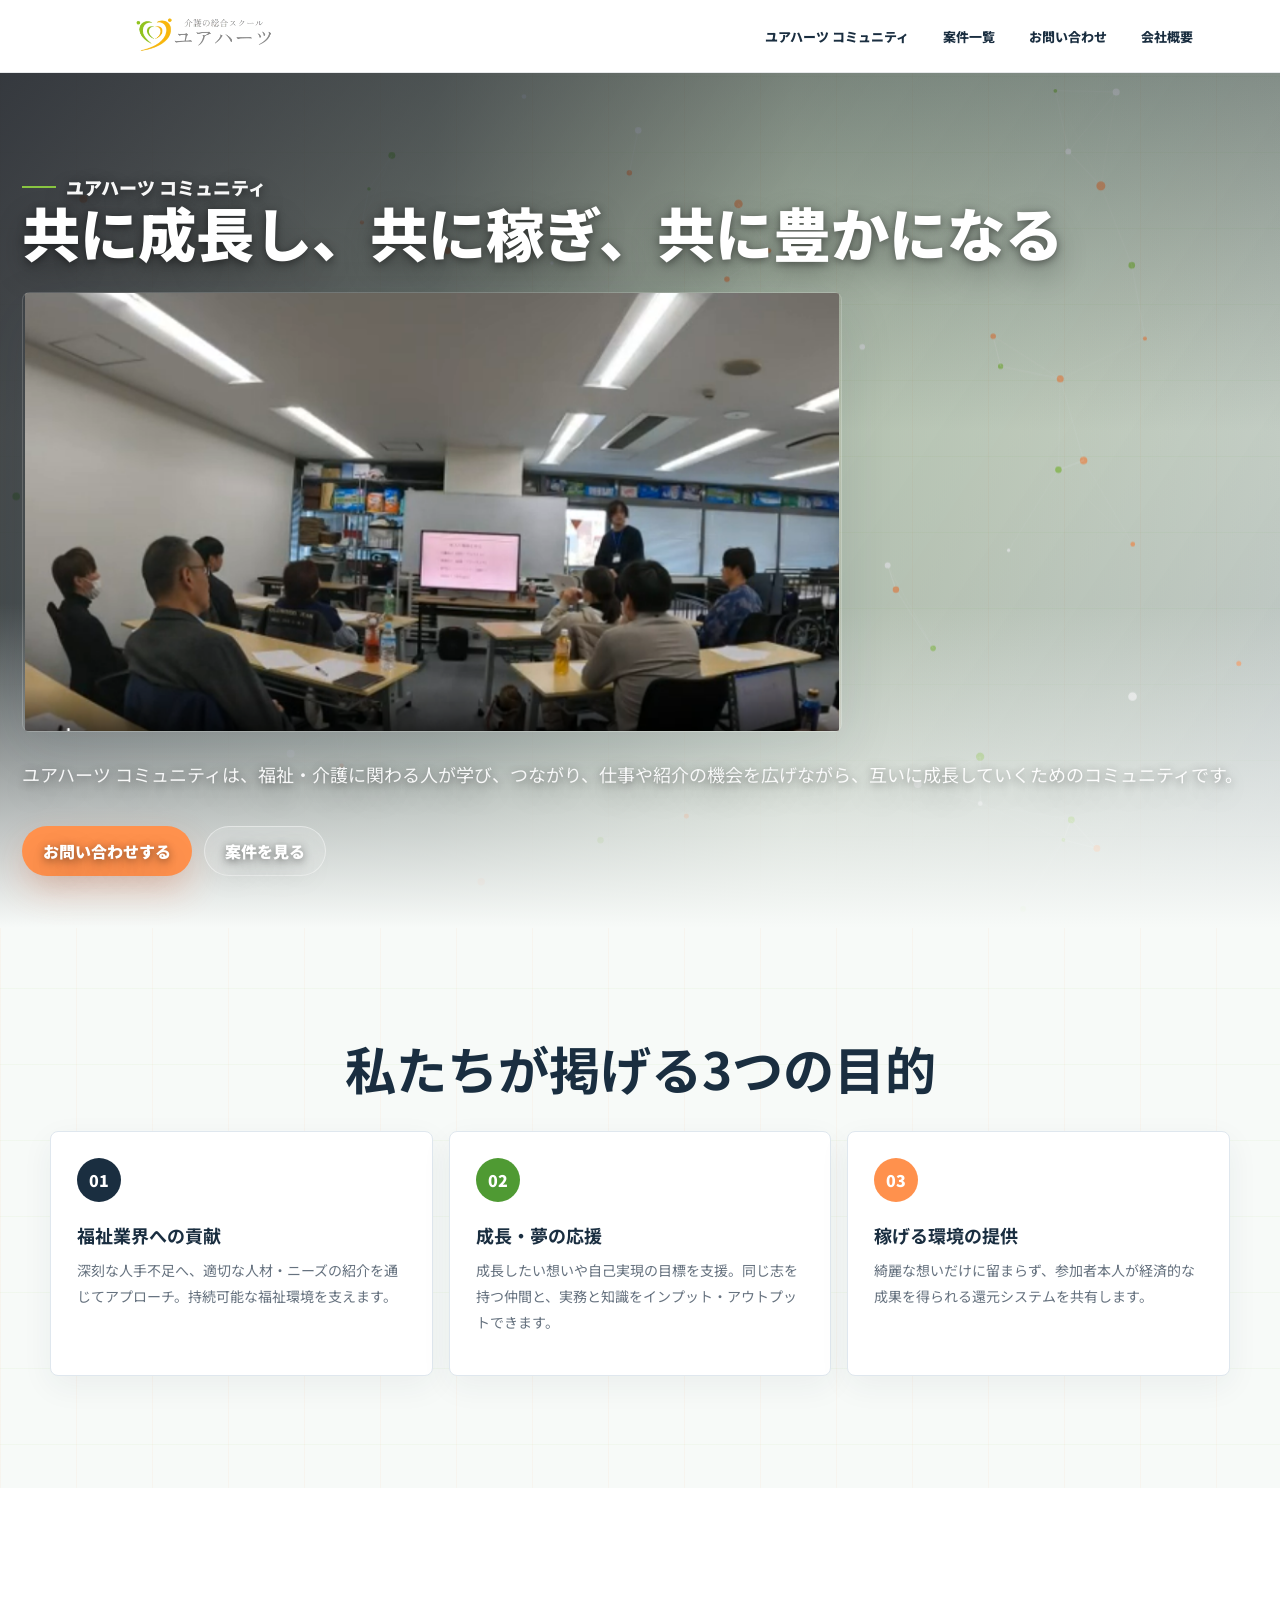
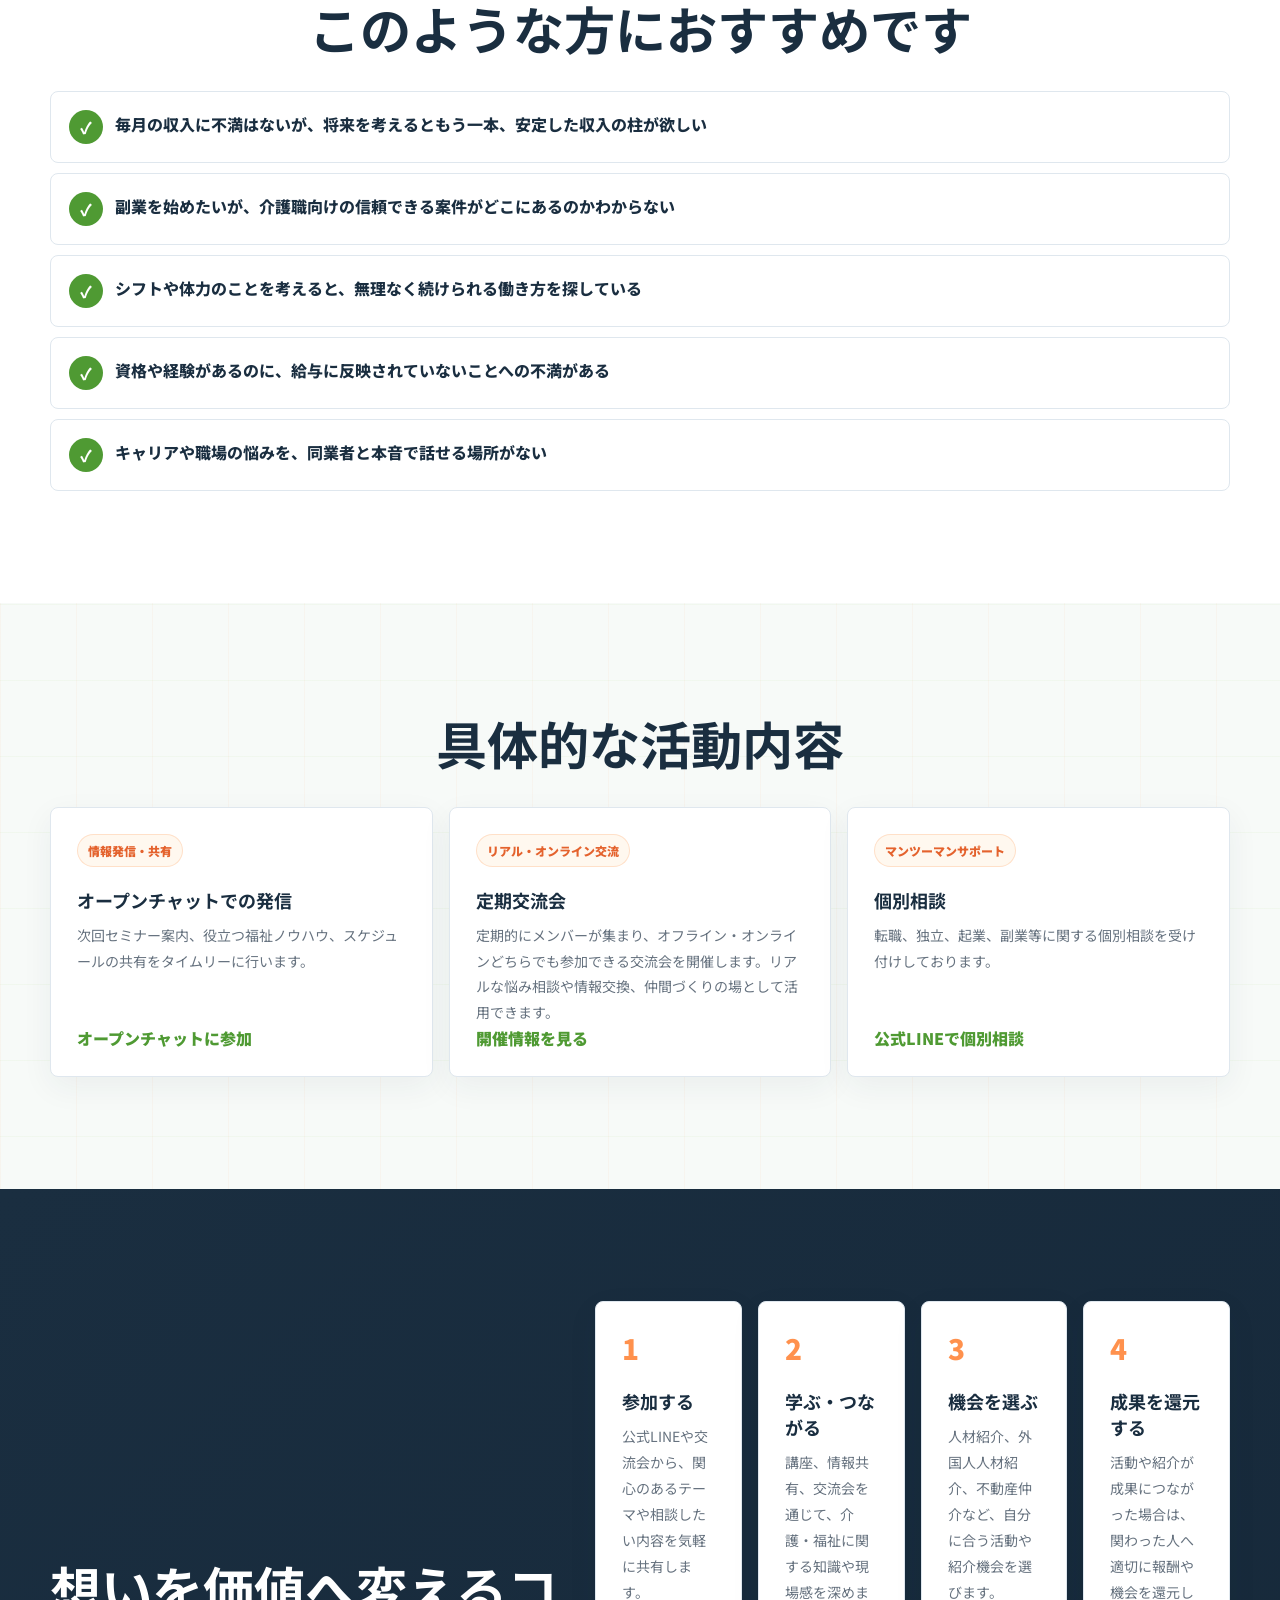
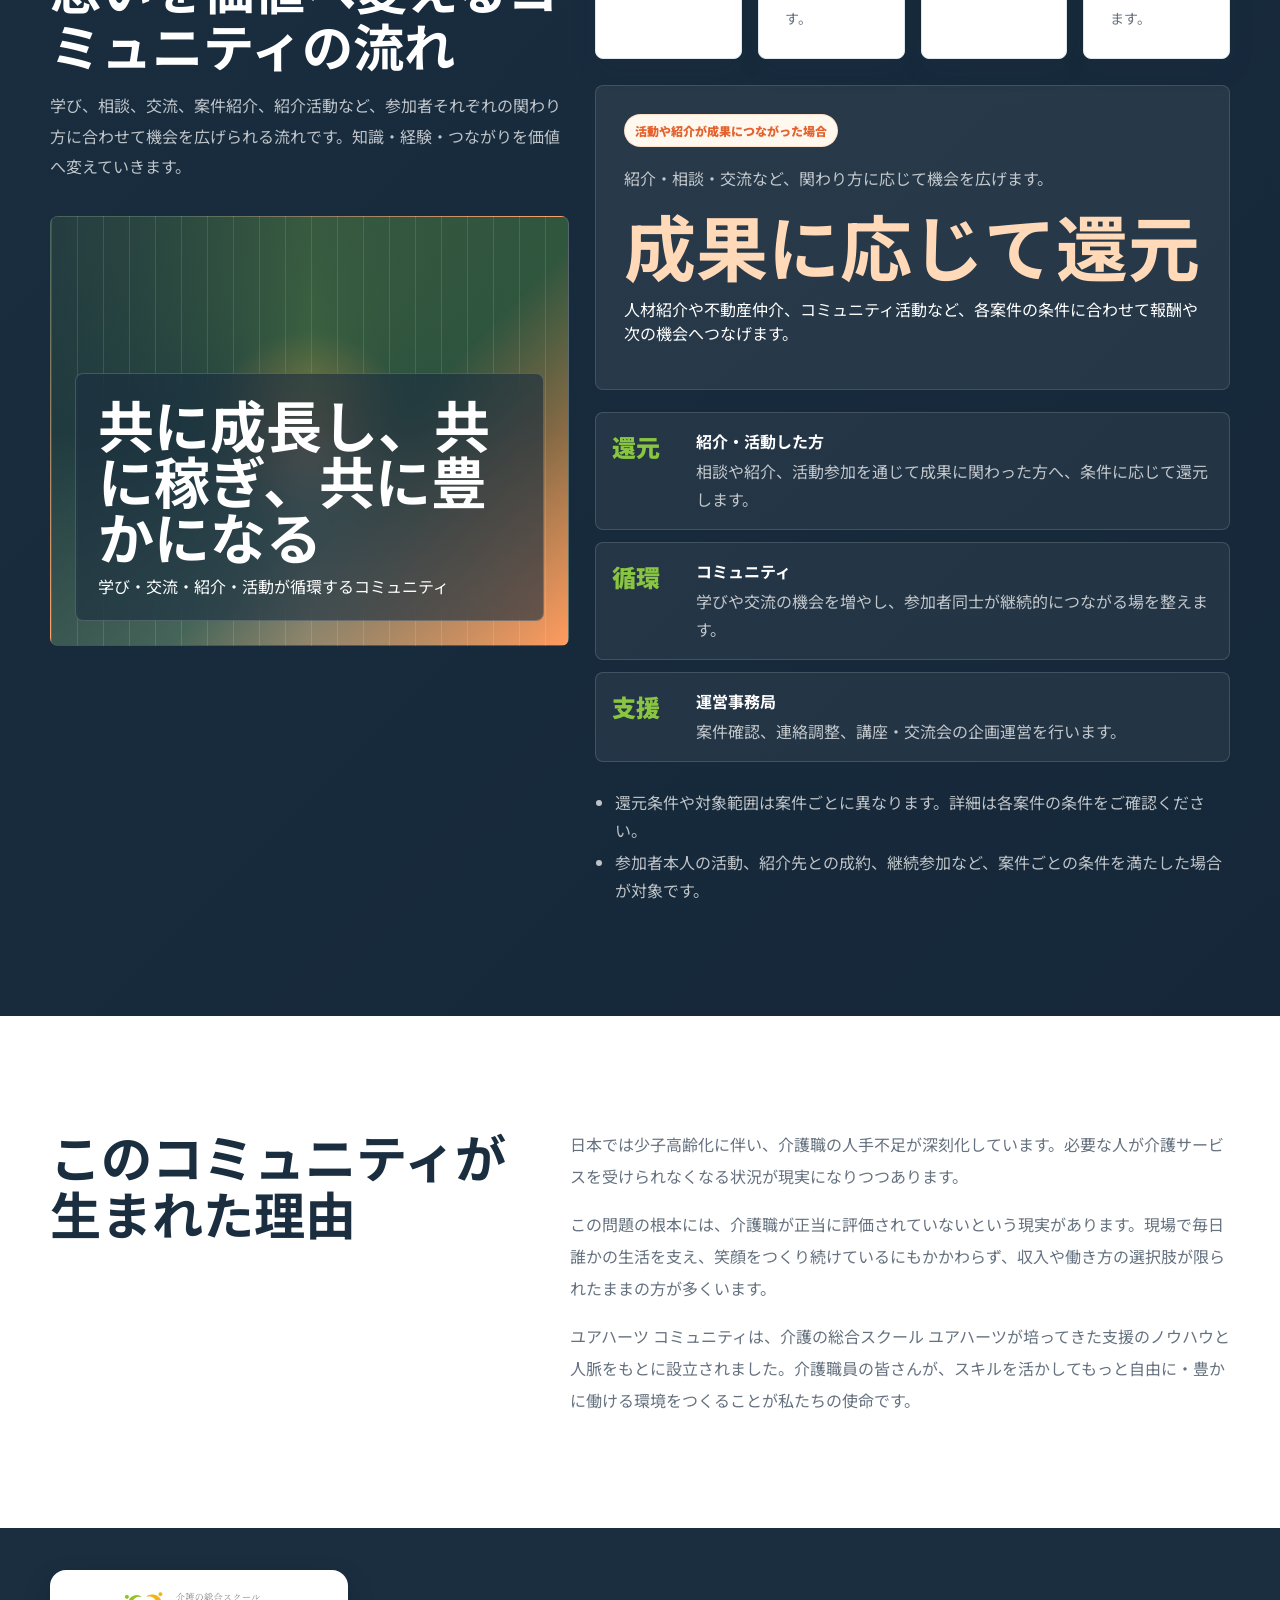
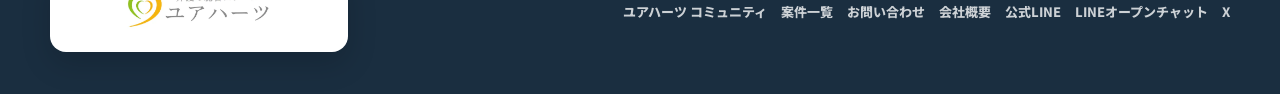
<file: index.html>
<!doctype html>
<html lang="ja">
  <head>
    <meta charset="utf-8">
    <meta name="viewport" content="width=device-width, initial-scale=1">
    <meta name="description" content="ユアハーツ コミュニティとは。介護・福祉の経験を価値に変え、学び、案件紹介、報酬還元を支える仕組み。">
    <title>ユアハーツ コミュニティ | ユアハーツ コミュニティ</title>
    <link rel="icon" href="assets/your-hearts-logo.webp" type="image/webp">
    <link rel="preconnect" href="https://fonts.googleapis.com">
    <link rel="preconnect" href="https://fonts.gstatic.com" crossorigin>
    <link href="https://fonts.googleapis.com/css2?family=Inter:wght@600;700;800;900&family=Noto+Sans+JP:wght@400;500;700;900&display=swap" rel="stylesheet">
    <link rel="stylesheet" href="styles/site.css?v=mobile-hero-img-element">
    <script type="module" src="scripts/app.js?v=mobile-hero-img-element"></script>
  </head>
  <body>
    <header class="site-header">
      <div class="header-inner">
        <a class="brand" href="index.html" aria-label="ユアハーツ コミュニティ">
          <img class="brand-logo-full" src="assets/your-hearts-logo.webp" alt="ユアハーツ コミュニティ">
        </a>
        <nav class="nav" aria-label="主要ナビゲーション">
          <a href="index.html">ユアハーツ コミュニティ</a>
          <a href="jobs.html">案件一覧</a>
          <a href="contact.html">お問い合わせ</a>
          <a href="company.html">会社概要</a>
        </nav>
        <button class="menu-button" id="menuButton" type="button" aria-expanded="false" aria-controls="mobileMenu" aria-label="メニューを開く">≡</button>
      </div>
      <nav class="mobile-menu" id="mobileMenu" aria-label="モバイルナビゲーション">
        <a href="index.html">ユアハーツ コミュニティ</a>
        <a href="jobs.html">案件一覧</a>
        <a href="contact.html">お問い合わせ</a>
        <a href="company.html">会社概要</a>
      </nav>
    </header>

    <main id="top">
      <section class="hero">
        <canvas class="hero-canvas" id="heroCanvas" aria-hidden="true"></canvas>
        <div class="hero-inner">
          <div class="hero-copy">
            <p class="eyebrow" data-hero-eyebrow>ユアハーツ コミュニティ</p>
            <h1 data-hero-title>共に成長し、共に稼ぎ、共に豊かになる</h1>
            <div class="hero-media kinetic-panel has-image" data-hero-media aria-label="ユアハーツ コミュニティのイメージ画像"><img src="assets/HP用画像.PNG" alt="ユアハーツ コミュニティのイメージ画像"></div>
            <p data-hero-lead>ユアハーツ コミュニティは、福祉・介護に関わる人が学び、つながり、仕事や紹介の機会を広げながら、互いに成長していくためのコミュニティです。</p>
            <div class="hero-actions">
              <a class="button primary" href="contact.html" data-primary-cta>お問い合わせする</a>
              <a class="button secondary" href="jobs.html" data-secondary-cta>案件を見る</a>
            </div>
          </div>
        </div>
      </section>

      <section class="section" id="purpose">
        <div class="section-inner">
          <div class="section-head center">
            <h2>私たちが掲げる3つの目的</h2>
          </div>
          <div class="purpose-grid" id="purposes"></div>
        </div>
      </section>

      <section class="section alt">
        <div class="section-inner">
          <div class="section-head center">
            <h2>このような方におすすめです</h2>
          </div>
          <ul class="concerns" id="concerns"></ul>
        </div>
      </section>

      <section class="section">
        <div class="section-inner">
          <div class="section-head center">
            <h2>具体的な活動内容</h2>
          </div>
          <div class="activity-grid" id="activities"></div>
        </div>
      </section>

      <section class="section dark" id="system">
        <div class="section-inner system-layout">
          <div>
            <div class="section-head">
              <h2>想いを価値へ変えるコミュニティの流れ</h2>
              <p class="muted" data-system-lead></p>
            </div>
            <div class="kinetic-panel">
              <div class="kinetic-panel__content">
                <strong data-brand-tagline>共に成長し、共に稼ぎ、共に豊かになる</strong>
                <span>学び・交流・紹介・活動が循環するコミュニティ</span>
              </div>
            </div>
          </div>
          <div>
            <div class="steps-grid" id="steps"></div>
            <div class="reward-box" id="rewardExample"></div>
            <ul class="distribution" id="distribution"></ul>
            <ul class="conditions" id="conditions"></ul>
          </div>
        </div>
      </section>

      <section class="section alt" id="mission">
        <div class="section-inner mission-layout">
          <div class="section-head">
            <h2 data-mission-title>このコミュニティが生まれた理由</h2>
          </div>
          <div class="mission-copy reveal" id="missionParagraphs"></div>
        </div>
      </section>
    </main>

    <footer class="site-footer">
      <div class="footer-inner">
        <a class="brand" href="index.html" aria-label="ユアハーツ コミュニティ">
          <img class="brand-logo-full" src="assets/your-hearts-logo.webp" alt="ユアハーツ コミュニティ">
        </a>
        <div class="footer-links">
          <a href="index.html">ユアハーツ コミュニティ</a>
          <a href="jobs.html">案件一覧</a>
          <a href="contact.html">お問い合わせ</a>
          <a href="company.html">会社概要</a>
          <a data-line-link href="#" target="_blank" rel="noopener">公式LINE</a>
          <a data-open-chat href="#" target="_blank" rel="noopener">LINEオープンチャット</a>
          <a data-x-link href="#" target="_blank" rel="noopener">X</a>
        </div>
      </div>
    </footer>
  </body>
</html>
</file>
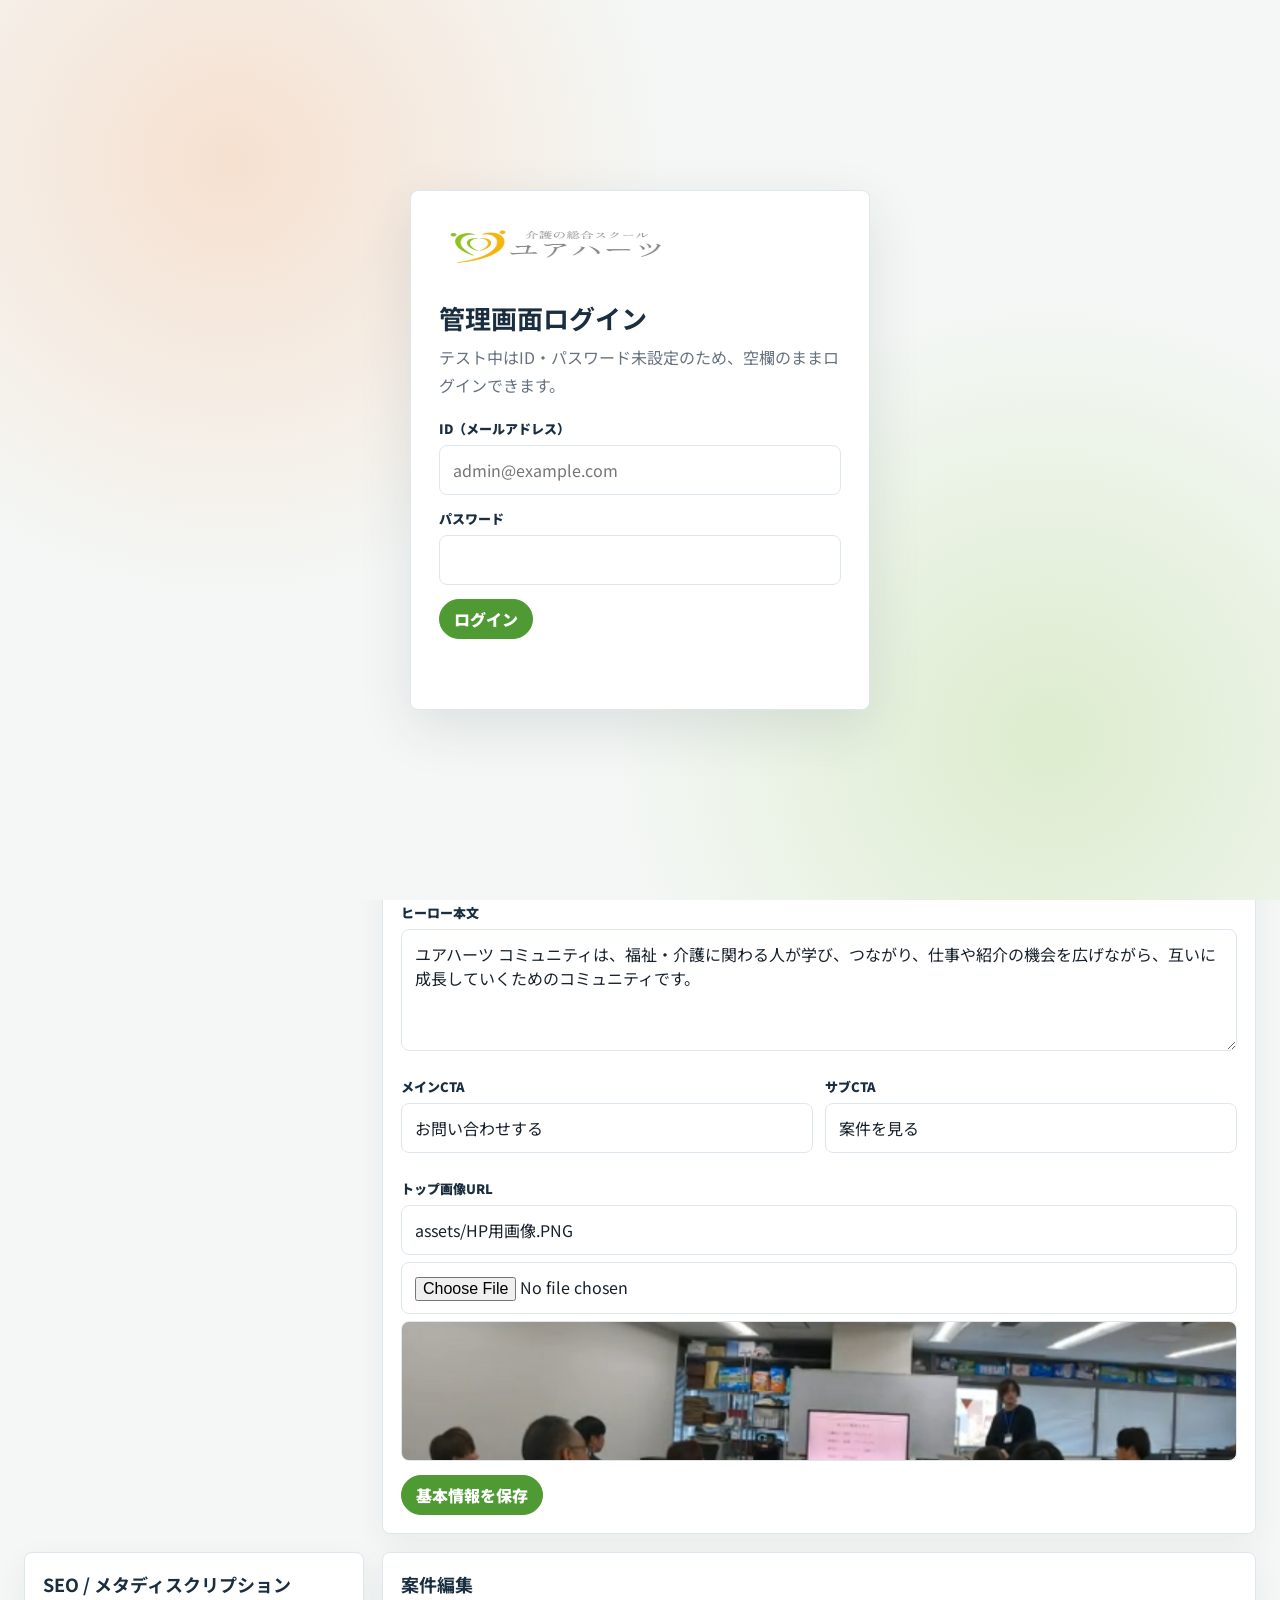
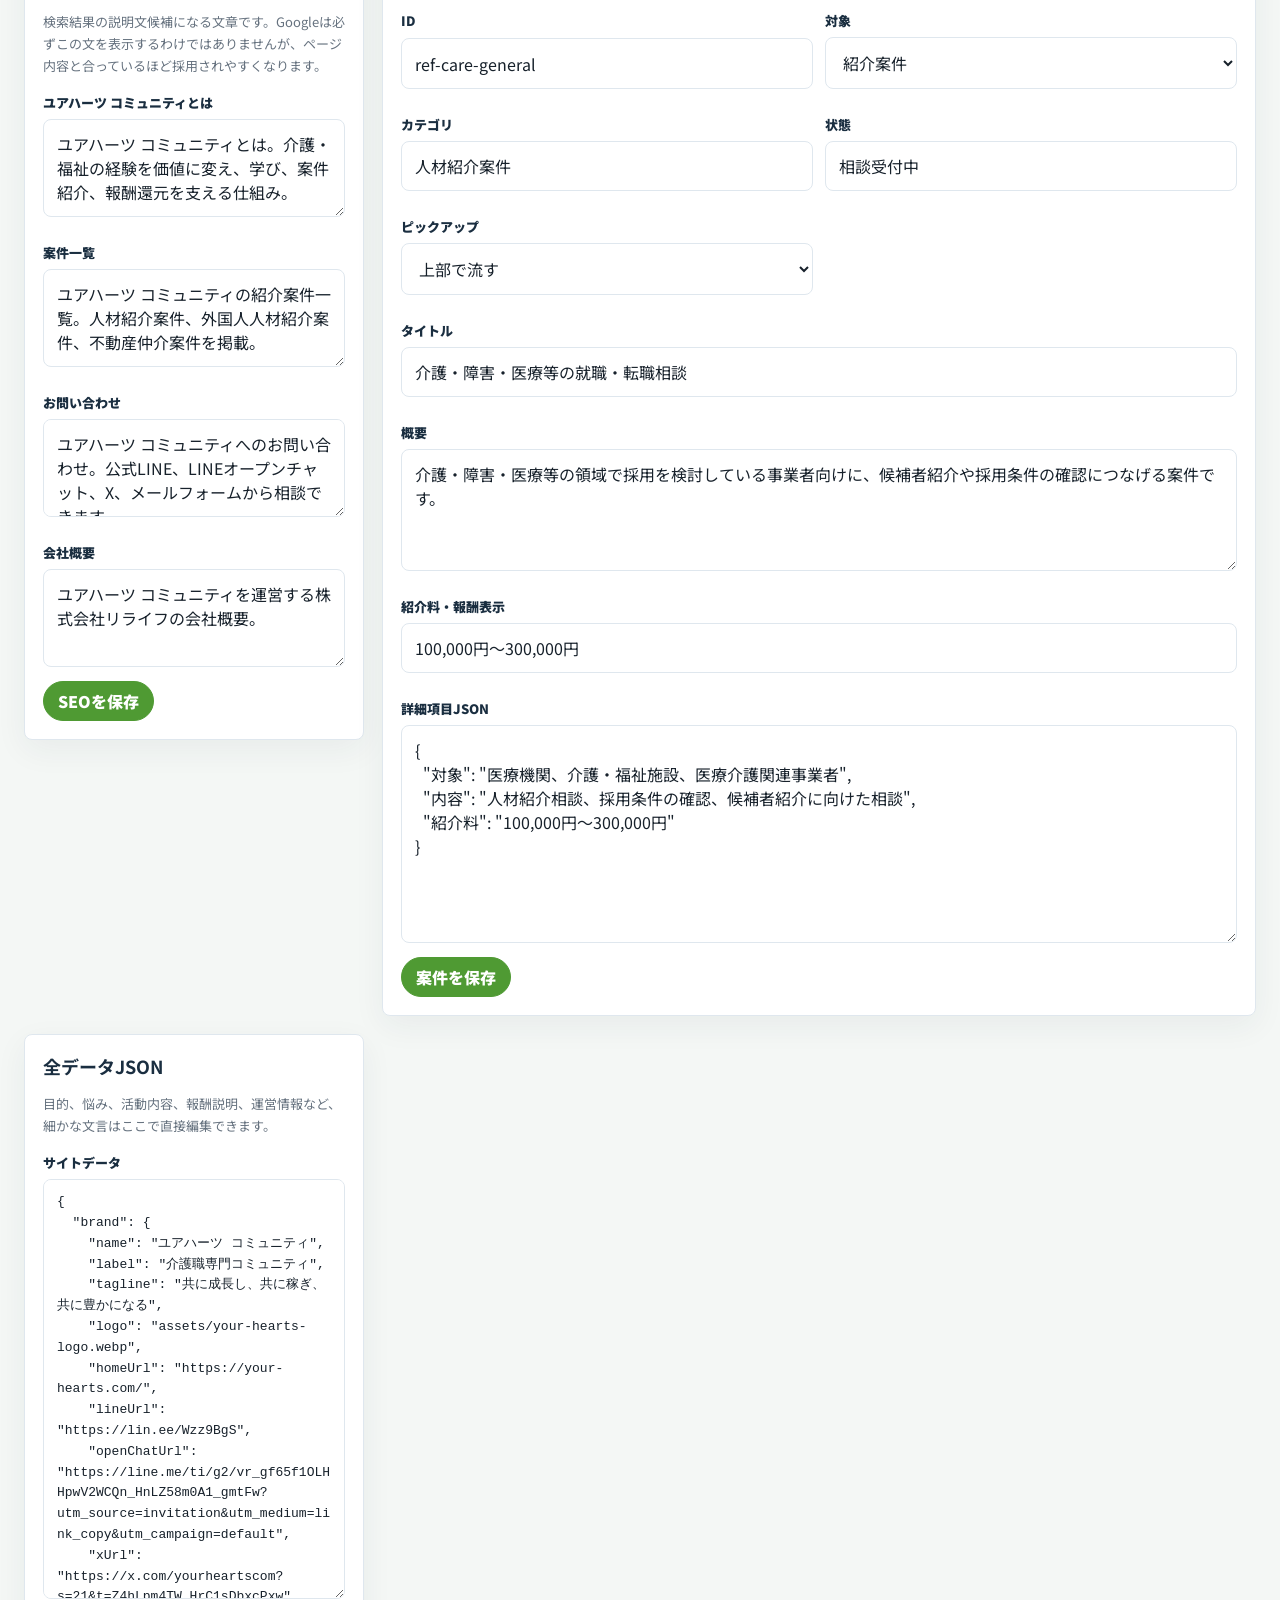
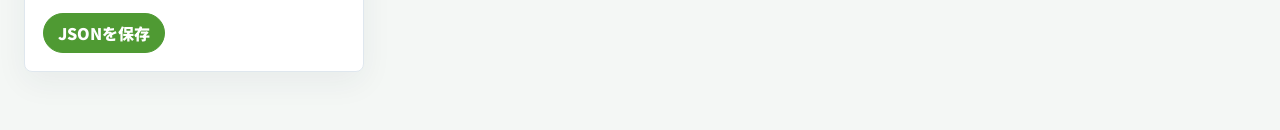
<file: admin.html>
<!doctype html>
<html lang="ja">
  <head>
    <meta charset="utf-8">
    <meta name="viewport" content="width=device-width, initial-scale=1">
    <title>管理画面 | ユアハーツ コミュニティ</title>
    <link rel="icon" href="assets/your-hearts-logo.webp" type="image/webp">
    <link rel="preconnect" href="https://fonts.googleapis.com">
    <link rel="preconnect" href="https://fonts.gstatic.com" crossorigin>
    <link href="https://fonts.googleapis.com/css2?family=Inter:wght@600;700;800;900&family=Noto+Sans+JP:wght@400;500;700;900&display=swap" rel="stylesheet">
    <link rel="stylesheet" href="styles/site.css?v=hero-image">
    <script type="module" src="scripts/admin.js?v=seo1"></script>
  </head>
  <body class="admin-body">
    <section class="login-screen" id="loginScreen">
      <form class="login-card" id="loginForm">
        <img class="brand-logo-full" src="assets/your-hearts-logo.webp" alt="ユアハーツ コミュニティ">
        <h1>管理画面ログイン</h1>
        <p>テスト中はID・パスワード未設定のため、空欄のままログインできます。</p>
        <div class="field">
          <label for="loginEmail">ID（メールアドレス）</label>
          <input id="loginEmail" type="email" autocomplete="username" placeholder="admin@example.com">
        </div>
        <div class="field">
          <label for="loginPassword">パスワード</label>
          <input id="loginPassword" type="password" autocomplete="current-password">
        </div>
        <button class="save-button" type="submit">ログイン</button>
        <p class="form-status" id="loginStatus" aria-live="polite"></p>
      </form>
    </section>

    <main class="admin-shell">
      <header class="admin-header">
        <div>
          <p class="section-kicker">Admin</p>
          <h1>サイト管理画面</h1>
          <p class="admin-note">このモックでは変更内容をブラウザ内に保存します。JSONの書き出し・読み込みで内容を移管できます。</p>
        </div>
        <div class="admin-actions">
          <a class="ghost-button" href="index.html">表示サイトへ</a>
          <button class="ghost-button" id="exportJson" type="button">JSONを書き出す</button>
          <label class="ghost-button" for="importJson">JSONを読み込む</label>
          <input id="importJson" type="file" accept="application/json" hidden>
          <button class="danger-button" id="resetContent" type="button">初期化</button>
        </div>
      </header>

      <div class="admin-grid">
        <aside class="admin-panel">
          <h2>案件一覧</h2>
          <p class="admin-note">増減する案件はここで追加・複製・削除します。</p>
          <div class="row-actions">
            <button class="save-button" id="newJob" type="button">案件を追加</button>
            <button class="ghost-button" id="duplicateJob" type="button">複製</button>
            <button class="danger-button" id="deleteJob" type="button">削除</button>
          </div>
          <div class="job-list" id="jobList"></div>
        </aside>

        <section class="editor-card">
          <h2>基本情報・トップ</h2>
          <div class="editor-grid">
            <div class="field">
              <label for="brandName">ブランド名</label>
              <input id="brandName">
            </div>
            <div class="field">
              <label for="brandLabel">ラベル</label>
              <input id="brandLabel">
            </div>
            <div class="field full">
              <label for="brandTagline">タグライン</label>
              <input id="brandTagline">
            </div>
            <div class="field full">
              <label for="brandLogo">ロゴURL</label>
              <input id="brandLogo">
              <input id="logoUpload" type="file" accept="image/*">
            </div>
            <div class="field">
              <label for="lineUrl">公式公式LINE URL</label>
              <input id="lineUrl">
            </div>
            <div class="field">
              <label for="openChatUrl">オープンチャットURL</label>
              <input id="openChatUrl">
            </div>
            <div class="field full">
              <label for="xUrl">X URL</label>
              <input id="xUrl">
            </div>
            <div class="field">
              <label for="heroEyebrow">ヒーロー小見出し</label>
              <input id="heroEyebrow">
            </div>
            <div class="field">
              <label for="heroTitle">ヒーロータイトル</label>
              <input id="heroTitle">
            </div>
            <div class="field full">
              <label for="heroLead">ヒーロー本文</label>
              <textarea id="heroLead" rows="4"></textarea>
            </div>
            <div class="field">
              <label for="heroPrimary">メインCTA</label>
              <input id="heroPrimary">
            </div>
            <div class="field">
              <label for="heroSecondary">サブCTA</label>
              <input id="heroSecondary">
            </div>
            <div class="field full">
              <label for="heroMedia">トップ画像URL</label>
              <input id="heroMedia">
              <input id="heroMediaUpload" type="file" accept="image/*">
              <div class="preview-thumb" id="heroPreview" aria-hidden="true"></div>
            </div>
          </div>
          <button class="save-button" id="saveMain" type="button">基本情報を保存</button>
        </section>

        <section class="editor-card">
          <h2>SEO / メタディスクリプション</h2>
          <p class="admin-note">検索結果の説明文候補になる文章です。Googleは必ずこの文を表示するわけではありませんが、ページ内容と合っているほど採用されやすくなります。</p>
          <div class="editor-grid">
            <div class="field full">
              <label for="seoIndex">ユアハーツ コミュニティとは</label>
              <textarea id="seoIndex" rows="3"></textarea>
            </div>
            <div class="field full">
              <label for="seoJobs">案件一覧</label>
              <textarea id="seoJobs" rows="3"></textarea>
            </div>
            <div class="field full">
              <label for="seoContact">お問い合わせ</label>
              <textarea id="seoContact" rows="3"></textarea>
            </div>
            <div class="field full">
              <label for="seoCompany">会社概要</label>
              <textarea id="seoCompany" rows="3"></textarea>
            </div>
          </div>
          <button class="save-button" id="saveSeo" type="button">SEOを保存</button>
        </section>

        <section class="editor-card">
          <h2>案件編集</h2>
          <div class="editor-grid">
            <div class="field">
              <label for="jobId">ID</label>
              <input id="jobId" data-job-field>
            </div>
            <div class="field">
              <label for="jobAudience">対象</label>
              <select id="jobAudience" data-job-field>
                <option value="individual">個人向け</option>
                <option value="referral">紹介案件</option>
                <option value="corporate">企業向け</option>
              </select>
            </div>
            <div class="field">
              <label for="jobCategory">カテゴリ</label>
              <input id="jobCategory" data-job-field>
            </div>
            <div class="field">
              <label for="jobStatus">状態</label>
              <input id="jobStatus" data-job-field>
            </div>
            <div class="field">
              <label for="jobPickup">ピックアップ</label>
              <select id="jobPickup" data-job-field>
                <option value="false">通常</option>
                <option value="true">上部で流す</option>
              </select>
            </div>
            <div class="field full">
              <label for="jobTitle">タイトル</label>
              <input id="jobTitle" data-job-field>
            </div>
            <div class="field full">
              <label for="jobSummary">概要</label>
              <textarea id="jobSummary" rows="4" data-job-field></textarea>
            </div>
            <div class="field full">
              <label for="jobReward">紹介料・報酬表示</label>
              <input id="jobReward" data-job-field>
            </div>
            <div class="field full">
              <label for="jobDetails">詳細項目JSON</label>
              <textarea id="jobDetails" rows="8" data-job-field></textarea>
            </div>
          </div>
          <button class="save-button" id="saveJob" type="button">案件を保存</button>
        </section>

        <section class="editor-card">
          <h2>全データJSON</h2>
          <p class="admin-note">目的、悩み、活動内容、報酬説明、運営情報など、細かな文言はここで直接編集できます。</p>
          <div class="field">
            <label for="jsonEditor">サイトデータ</label>
            <textarea class="json-editor" id="jsonEditor" spellcheck="false"></textarea>
          </div>
          <button class="save-button" id="saveJson" type="button">JSONを保存</button>
        </section>
      </div>
      <p class="form-status" id="status" aria-live="polite"></p>
    </main>
  </body>
</html>
</file>
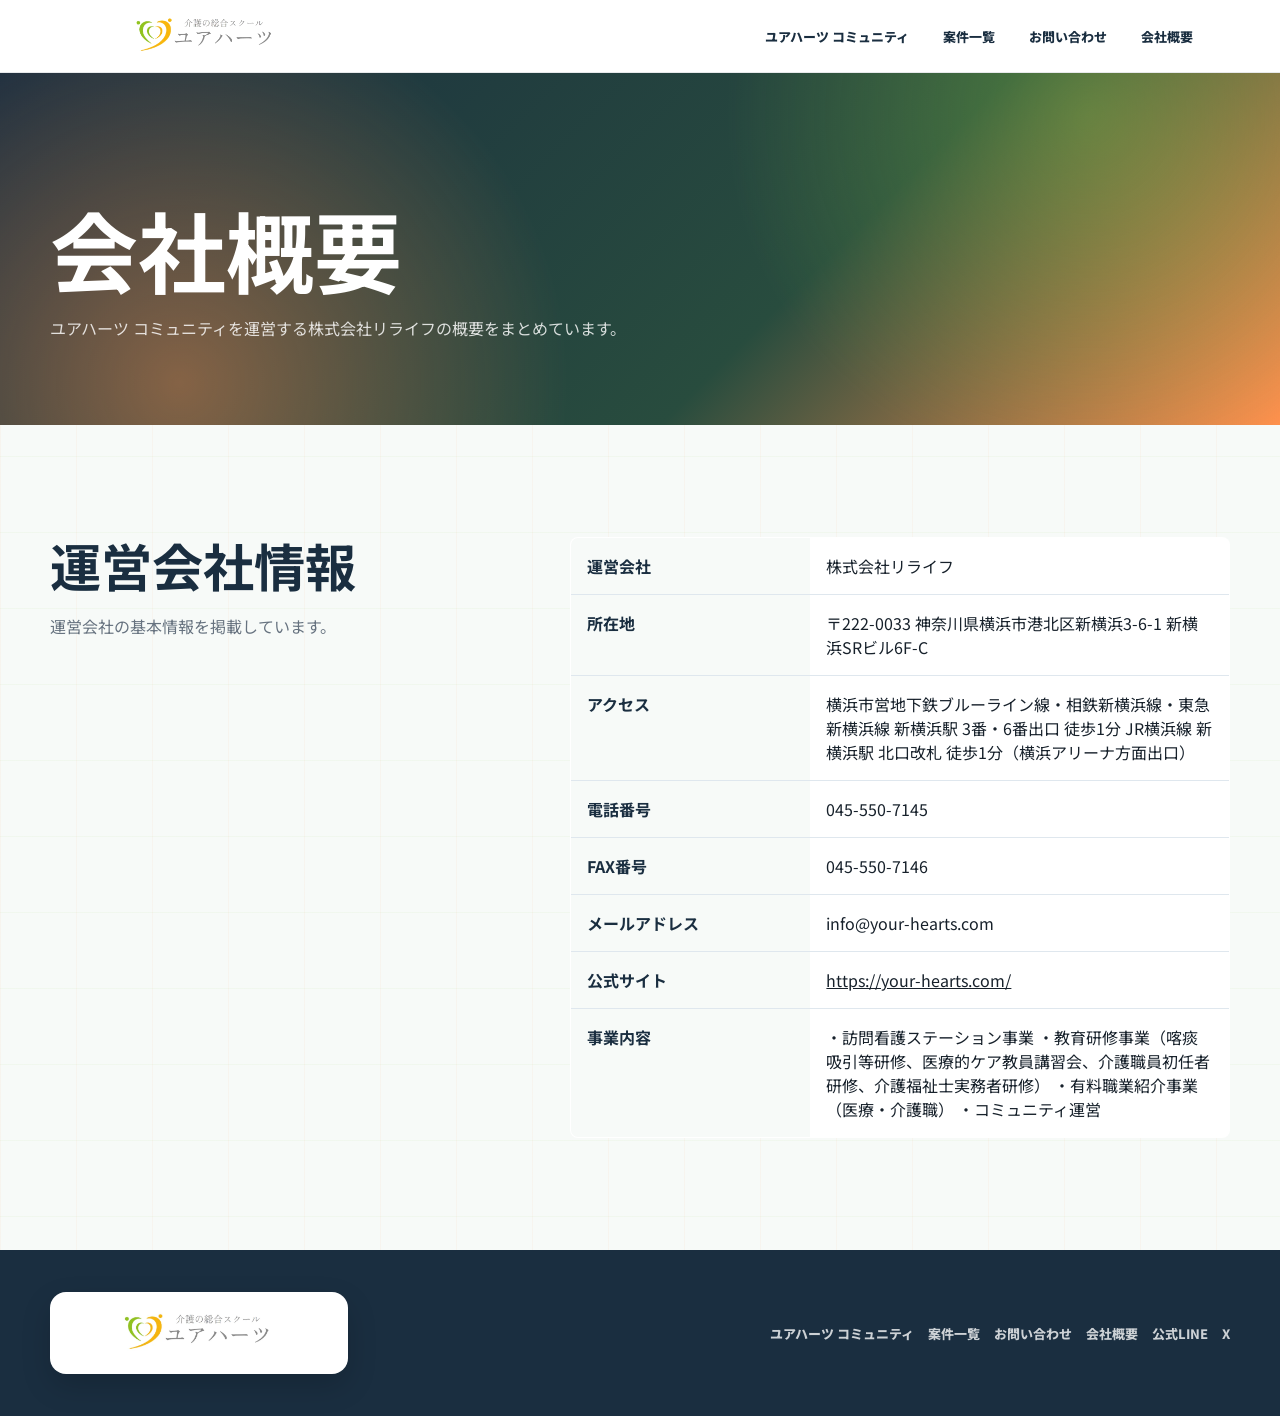
<file: company.html>
<!doctype html>
<html lang="ja">
  <head>
    <meta charset="utf-8">
    <meta name="viewport" content="width=device-width, initial-scale=1">
    <meta name="description" content="ユアハーツ コミュニティを運営する株式会社リライフの会社概要。">
    <title>会社概要 | ユアハーツ コミュニティ</title>
    <link rel="icon" href="assets/your-hearts-logo.webp" type="image/webp">
    <link rel="preconnect" href="https://fonts.googleapis.com">
    <link rel="preconnect" href="https://fonts.gstatic.com" crossorigin>
    <link href="https://fonts.googleapis.com/css2?family=Inter:wght@600;700;800;900&family=Noto+Sans+JP:wght@400;500;700;900&display=swap" rel="stylesheet">
    <link rel="stylesheet" href="styles/site.css?v=hero-image">
    <script type="module" src="scripts/app.js?v=hero-image"></script>
  </head>
  <body>
    <header class="site-header">
      <div class="header-inner">
        <a class="brand" href="index.html" aria-label="ユアハーツ コミュニティ">
          <img class="brand-logo-full" src="assets/your-hearts-logo.webp" alt="ユアハーツ コミュニティ">
        </a>
        <nav class="nav" aria-label="主要ナビゲーション">
          <a href="index.html">ユアハーツ コミュニティ</a>
          <a href="jobs.html">案件一覧</a>
          <a href="contact.html">お問い合わせ</a>
          <a href="company.html">会社概要</a>
        </nav>
        <button class="menu-button" id="menuButton" type="button" aria-expanded="false" aria-controls="mobileMenu" aria-label="メニューを開く">≡</button>
      </div>
      <nav class="mobile-menu" id="mobileMenu" aria-label="モバイルナビゲーション">
        <a href="index.html">ユアハーツ コミュニティ</a>
        <a href="jobs.html">案件一覧</a>
        <a href="contact.html">お問い合わせ</a>
        <a href="company.html">会社概要</a>
      </nav>
    </header>

    <main>
      <section class="page-hero">
        <div class="section-inner">
          <h1>会社概要</h1>
          <p>ユアハーツ コミュニティを運営する株式会社リライフの概要をまとめています。</p>
        </div>
      </section>

      <section class="section">
        <div class="section-inner mission-layout">
          <div class="section-head">
            <h2>運営会社情報</h2>
            <p class="muted">運営会社の基本情報を掲載しています。</p>
          </div>
          <table class="office-table">
            <tbody id="companyProfile"></tbody>
          </table>
        </div>
      </section>
    </main>

    <footer class="site-footer">
      <div class="footer-inner">
        <a class="brand" href="index.html" aria-label="ユアハーツ コミュニティ">
          <img class="brand-logo-full" src="assets/your-hearts-logo.webp" alt="ユアハーツ コミュニティ">
        </a>
        <div class="footer-links">
          <a href="index.html">ユアハーツ コミュニティ</a>
          <a href="jobs.html">案件一覧</a>
          <a href="contact.html">お問い合わせ</a>
          <a href="company.html">会社概要</a>
          <a data-line-link href="#" target="_blank" rel="noopener">公式LINE</a>
          <a data-x-link href="#" target="_blank" rel="noopener">X</a>
        </div>
      </div>
    </footer>
  </body>
</html>
</file>
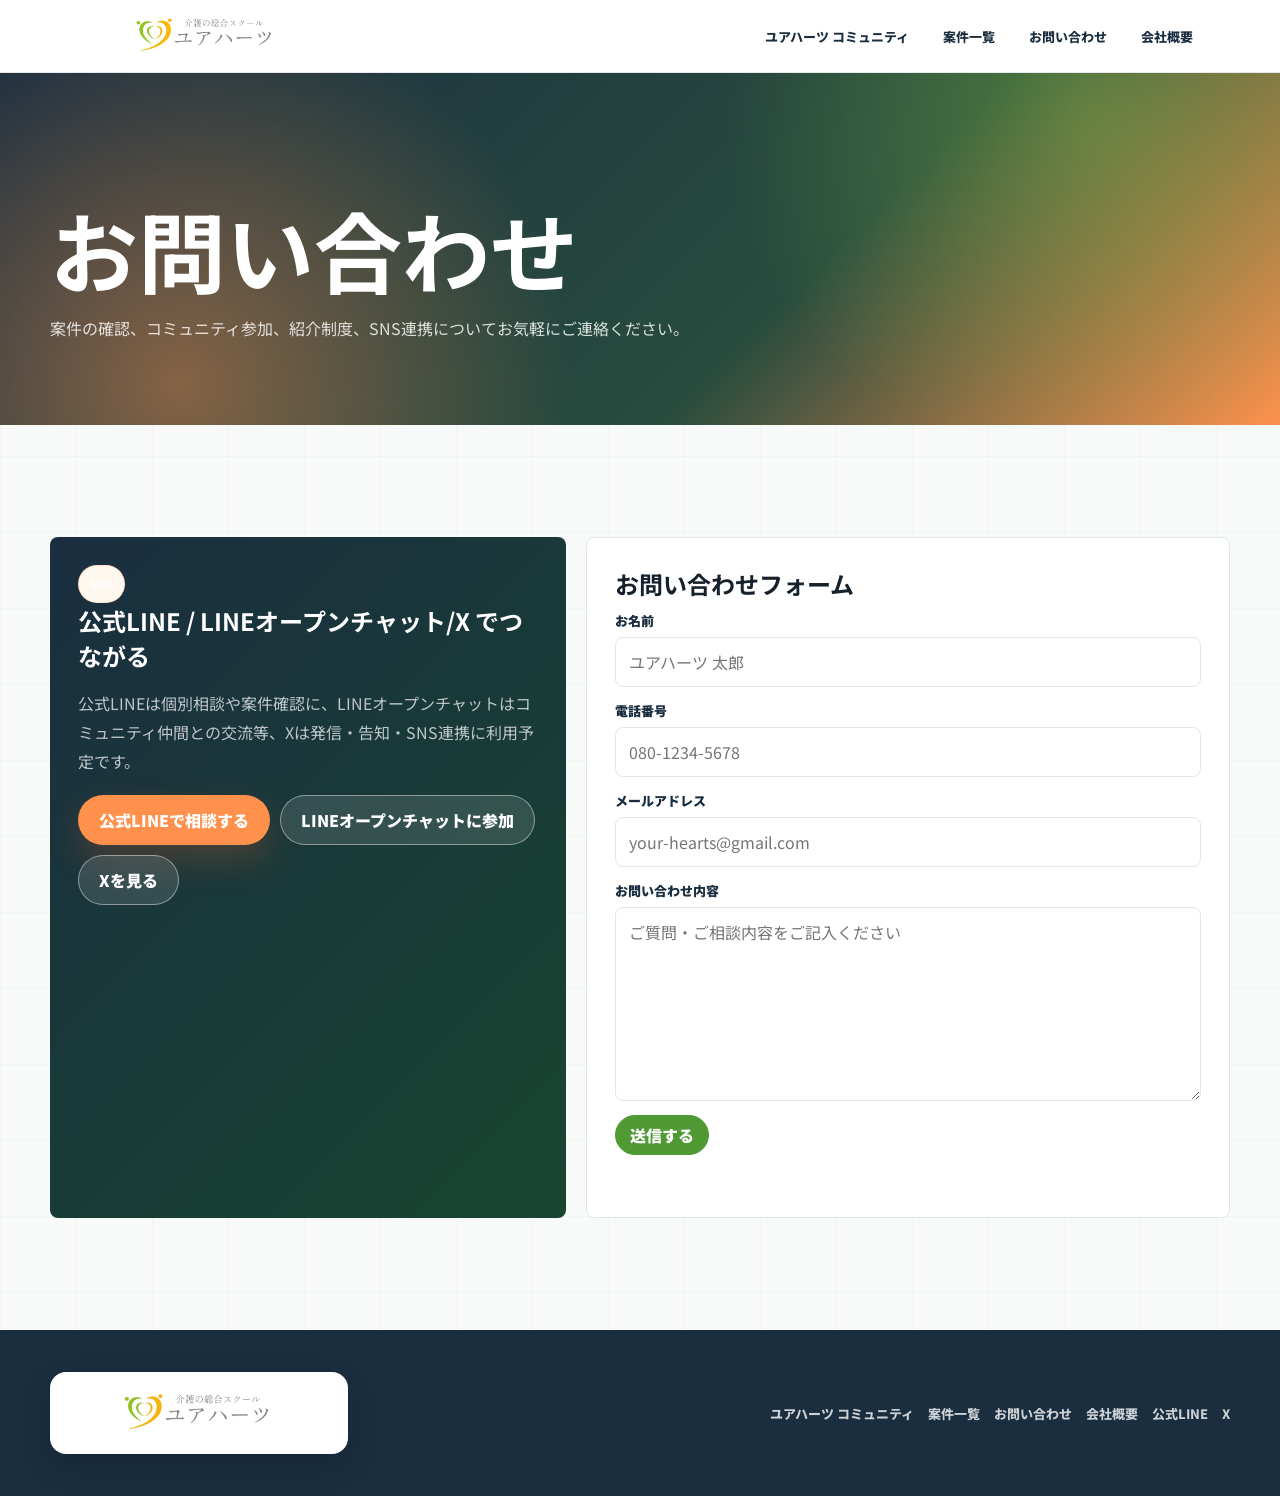
<file: contact.html>
<!doctype html>
<html lang="ja">
  <head>
    <meta charset="utf-8">
    <meta name="viewport" content="width=device-width, initial-scale=1">
    <meta name="description" content="ユアハーツ コミュニティへのお問い合わせ。公式LINE、LINEオープンチャット、X、メールフォームから相談できます。">
    <title>お問い合わせ | ユアハーツ コミュニティ</title>
    <link rel="icon" href="assets/your-hearts-logo.webp" type="image/webp">
    <link rel="preconnect" href="https://fonts.googleapis.com">
    <link rel="preconnect" href="https://fonts.gstatic.com" crossorigin>
    <link href="https://fonts.googleapis.com/css2?family=Inter:wght@600;700;800;900&family=Noto+Sans+JP:wght@400;500;700;900&display=swap" rel="stylesheet">
    <link rel="stylesheet" href="styles/site.css?v=contact-openchat">
    <script type="module" src="scripts/app.js?v=contact-openchat"></script>
  </head>
  <body>
    <header class="site-header">
      <div class="header-inner">
        <a class="brand" href="index.html" aria-label="ユアハーツ コミュニティ">
          <img class="brand-logo-full" src="assets/your-hearts-logo.webp" alt="ユアハーツ コミュニティ">
        </a>
        <nav class="nav" aria-label="主要ナビゲーション">
          <a href="index.html">ユアハーツ コミュニティ</a>
          <a href="jobs.html">案件一覧</a>
          <a href="contact.html">お問い合わせ</a>
          <a href="company.html">会社概要</a>
        </nav>
        <button class="menu-button" id="menuButton" type="button" aria-expanded="false" aria-controls="mobileMenu" aria-label="メニューを開く">≡</button>
      </div>
      <nav class="mobile-menu" id="mobileMenu" aria-label="モバイルナビゲーション">
        <a href="index.html">ユアハーツ コミュニティ</a>
        <a href="jobs.html">案件一覧</a>
        <a href="contact.html">お問い合わせ</a>
        <a href="company.html">会社概要</a>
      </nav>
    </header>

    <main>
      <section class="page-hero">
        <div class="section-inner">
          <h1>お問い合わせ</h1>
          <p>案件の確認、コミュニティ参加、紹介制度、SNS連携についてお気軽にご連絡ください。</p>
        </div>
      </section>

      <section class="section">
        <div class="section-inner contact-layout">
          <div class="line-card reveal">
            <p class="pill">SNS</p>
            <h3>公式LINE / LINEオープンチャット/X でつながる</h3>
            <p>公式LINEは個別相談や案件確認に、LINEオープンチャットはコミュニティ仲間との交流等、Xは発信・告知・SNS連携に利用予定です。</p>
            <div class="social-actions">
              <a class="button primary" data-line-link href="#" target="_blank" rel="noopener">公式LINEで相談する</a>
              <a class="button secondary" data-open-chat href="#" target="_blank" rel="noopener">LINEオープンチャットに参加</a>
              <a class="button secondary" data-x-link href="#" target="_blank" rel="noopener">Xを見る</a>
            </div>
          </div>
          <form class="contact-form reveal" id="contactForm">
            <h3>お問い合わせフォーム</h3>
            <div class="field">
              <label for="name">お名前</label>
              <input id="name" name="name" autocomplete="name" required placeholder="ユアハーツ 太郎">
            </div>
            <div class="field">
              <label for="phone">電話番号</label>
              <input id="phone" name="phone" type="tel" autocomplete="tel" placeholder="080-1234-5678">
            </div>
            <div class="field">
              <label for="email">メールアドレス</label>
              <input id="email" name="email" type="email" autocomplete="email" required placeholder="your-hearts@gmail.com">
            </div>
            <div class="field">
              <label for="message">お問い合わせ内容</label>
              <textarea id="message" name="message" rows="7" required placeholder="ご質問・ご相談内容をご記入ください"></textarea>
            </div>
            <button class="save-button" type="submit">送信する</button>
            <p class="form-status" id="formStatus" aria-live="polite"></p>
          </form>
        </div>
      </section>
    </main>

    <footer class="site-footer">
      <div class="footer-inner">
        <a class="brand" href="index.html" aria-label="ユアハーツ コミュニティ">
          <img class="brand-logo-full" src="assets/your-hearts-logo.webp" alt="ユアハーツ コミュニティ">
        </a>
        <div class="footer-links">
          <a href="index.html">ユアハーツ コミュニティ</a>
          <a href="jobs.html">案件一覧</a>
          <a href="contact.html">お問い合わせ</a>
          <a href="company.html">会社概要</a>
          <a data-line-link href="#" target="_blank" rel="noopener">公式LINE</a>
          <a data-x-link href="#" target="_blank" rel="noopener">X</a>
        </div>
      </div>
    </footer>
  </body>
</html>
</file>
<file: styles/site.css>
:root {
  color-scheme: light;
  --orange: #ff914d;
  --orange-deep: #e4622d;
  --green: #89c541;
  --green-deep: #4f9a33;
  --navy: #1a2e40;
  --ink: #17212b;
  --muted: #66727f;
  --line: #dfe7ee;
  --soft: #f7faf8;
  --cream: #fff8ef;
  --white: #ffffff;
  --blue: #2774b8;
  --shadow: 0 18px 55px rgba(26, 46, 64, .11);
  --radius: 8px;
  --max: 1180px;
  font-family: "Noto Sans JP", "Inter", system-ui, sans-serif;
  scroll-behavior: smooth;
}

* {
  box-sizing: border-box;
}

body {
  margin: 0;
  color: var(--ink);
  background:
    linear-gradient(90deg, rgba(255, 145, 77, .05) 1px, transparent 1px),
    linear-gradient(180deg, rgba(137, 197, 65, .05) 1px, transparent 1px),
    var(--soft);
  background-size: 76px 76px;
}

body.admin-body {
  background: #f4f7f5;
}

img {
  max-width: 100%;
  display: block;
}

a {
  color: inherit;
}

button,
input,
textarea,
select {
  font: inherit;
}

button {
  cursor: pointer;
}

.site-header {
  position: sticky;
  top: 0;
  z-index: 50;
  border-bottom: 1px solid rgba(26, 46, 64, .1);
  background: var(--white);
}

.header-inner {
  max-width: var(--max);
  margin: 0 auto;
  min-height: 72px;
  padding: 0 22px;
  display: flex;
  align-items: center;
  justify-content: space-between;
  gap: 20px;
}

.brand {
  display: inline-flex;
  align-items: center;
  gap: 12px;
  text-decoration: none;
  min-width: 0;
}

.brand img {
  height: auto;
  object-fit: contain;
}

.brand strong,
.brand span {
  display: block;
}

.brand strong {
  color: var(--navy);
  font-weight: 900;
  line-height: 1.15;
}

.brand span {
  color: var(--orange-deep);
  font-size: 12px;
  font-weight: 800;
}

.nav {
  display: flex;
  align-items: center;
  gap: 4px;
}

.nav a,
.admin-link {
  min-height: 42px;
  display: inline-flex;
  align-items: center;
  padding: 0 14px;
  color: var(--navy);
  text-decoration: none;
  font-size: 13px;
  font-weight: 800;
  border: 1px solid transparent;
  border-radius: 999px;
}

.nav a:hover,
.admin-link:hover,
.nav a:focus-visible,
.admin-link:focus-visible {
  border-color: rgba(255, 145, 77, .36);
  background: var(--cream);
  outline: none;
}

.menu-button {
  display: none;
  width: 44px;
  height: 44px;
  border: 1px solid var(--line);
  border-radius: 50%;
  background: white;
  color: var(--navy);
  font-size: 22px;
  line-height: 1;
}

.mobile-menu {
  display: none;
}

.hero {
  position: relative;
  min-height: calc(100svh - 72px);
  display: grid;
  align-items: center;
  overflow: hidden;
  isolation: isolate;
}

.hero::before {
  content: "";
  position: absolute;
  inset: 0;
  background:
    linear-gradient(90deg, rgba(23, 33, 43, .78) 0%, rgba(23, 33, 43, .58) 34%, rgba(23, 33, 43, .2) 62%, rgba(23, 33, 43, .05) 100%),
    linear-gradient(180deg, rgba(23, 33, 43, .4) 0%, transparent 42%);
  pointer-events: none;
  z-index: -1;
}

.hero-canvas {
  position: absolute;
  inset: 0;
  width: 100%;
  height: 100%;
  z-index: -2;
}

.hero::after {
  content: "";
  position: absolute;
  inset: auto 0 0;
  height: 38%;
  background: linear-gradient(0deg, var(--soft), transparent);
  z-index: -1;
}

.hero-inner {
  width: min(1320px, calc(100% - 44px));
  margin: 0 auto;
  padding: 72px 0 52px;
  display: block;
}

.hero-copy {
  max-width: 1260px;
  color: white;
  text-shadow:
    0 2px 8px rgba(0, 0, 0, .46),
    0 12px 32px rgba(0, 0, 0, .3);
}

.eyebrow {
  display: inline-flex;
  align-items: center;
  gap: 10px;
  margin: 0 0 18px;
  color: #fff8e8;
  font-size: 13px;
  font-weight: 900;
}

.eyebrow::before {
  content: "";
  width: 34px;
  height: 2px;
  background: var(--green);
}

.hero h1 {
  max-width: none;
  margin: 0;
  font-size: clamp(38px, 4.55vw, 72px);
  line-height: .94;
  font-weight: 950;
  letter-spacing: 0;
  white-space: nowrap;
}

.hero p {
  max-width: 650px;
  margin: 24px 0 0;
  font-size: clamp(15px, 1.6vw, 18px);
  line-height: 2;
  color: rgba(255, 255, 255, .96);
}

.hero-actions {
  display: flex;
  flex-wrap: wrap;
  gap: 12px;
  margin-top: 34px;
}

.button {
  min-height: 50px;
  display: inline-flex;
  align-items: center;
  justify-content: center;
  gap: 8px;
  padding: 0 20px;
  border: 1px solid transparent;
  border-radius: 999px;
  text-decoration: none;
  font-weight: 900;
  transition: transform .2s ease, box-shadow .2s ease, background .2s ease;
}

.button:hover {
  transform: translateY(-2px);
}

.button.primary {
  background: var(--orange);
  color: white;
  box-shadow: 0 15px 34px rgba(228, 98, 45, .24);
}

.button.secondary {
  border-color: rgba(255, 255, 255, .44);
  background: rgba(255, 255, 255, .12);
  color: white;
  backdrop-filter: blur(10px);
}

.hero-media {
  position: relative;
  width: min(820px, 100%);
  margin-top: 32px;
  min-height: 500px;
  border: 1px solid rgba(255, 255, 255, .38);
  border-radius: var(--radius);
  overflow: hidden;
  box-shadow: var(--shadow);
  background:
    radial-gradient(circle at var(--mx, 50%) var(--my, 50%), rgba(255, 255, 255, .48), transparent 28%),
    repeating-linear-gradient(115deg, rgba(255, 255, 255, .18) 0 2px, transparent 2px 16px),
    linear-gradient(135deg, rgba(26, 46, 64, .78), rgba(137, 197, 65, .62), rgba(255, 145, 77, .76));
  background-size: cover;
}

.hero-media::before,
.hero-media::after {
  content: "";
  position: absolute;
  inset: 12%;
  border: 1px solid rgba(255, 255, 255, .42);
  transform: rotate(-8deg);
  animation: drift-x 10s ease-in-out infinite alternate;
}

.hero-media::after {
  inset: 28% 16%;
  transform: rotate(12deg);
  animation: drift-y 12s ease-in-out infinite alternate;
}

.hero-media.has-image::before,
.hero-media.has-image::after {
  opacity: 0;
}

.hero-media.has-image {
  background-position: center;
  background-repeat: no-repeat;
  background-size: 100% 100%, contain;
  aspect-ratio: 1680 / 901;
  min-height: 0;
}

.section {
  padding: clamp(62px, 10vw, 112px) 22px;
}

.section.tight {
  padding-block: clamp(42px, 7vw, 76px);
}

.section.alt {
  background: white;
}

.section.dark {
  color: white;
  background:
    linear-gradient(135deg, rgba(26, 46, 64, .98), rgba(21, 39, 56, .96)),
    var(--navy);
}

.section-inner {
  max-width: var(--max);
  margin: 0 auto;
}

.section-head {
  max-width: 820px;
  margin-bottom: 34px;
}

.section-head.center {
  margin-inline: auto;
  text-align: center;
}

.section-kicker {
  margin: 0 0 10px;
  color: var(--orange-deep);
  font-size: 12px;
  font-weight: 950;
  letter-spacing: 0;
  text-transform: uppercase;
}

.section h2 {
  margin: 0;
  color: var(--navy);
  font-size: clamp(28px, 4vw, 52px);
  line-height: 1.12;
  letter-spacing: 0;
}

.section.dark h2,
.section.dark .section-kicker {
  color: white;
}

.section-head p,
.muted {
  color: var(--muted);
  line-height: 1.9;
}

.section.dark .muted {
  color: rgba(255, 255, 255, .72);
}

.stats {
  list-style: none;
  margin: -24px auto 0;
  padding: 18px;
  width: min(var(--max), calc(100% - 44px));
  display: grid;
  grid-template-columns: repeat(4, 1fr);
  gap: 10px;
  background: white;
  border: 1px solid var(--line);
  border-radius: var(--radius);
  box-shadow: var(--shadow);
}

.stat {
  padding: 18px 10px;
  text-align: center;
  border-right: 1px solid var(--line);
}

.stat:last-child {
  border-right: 0;
}

.stat strong {
  display: block;
  color: var(--orange-deep);
  font-size: clamp(22px, 3vw, 34px);
  line-height: 1.1;
  font-weight: 950;
}

.stat span {
  display: block;
  margin-top: 6px;
  color: var(--muted);
  font-size: 12px;
  font-weight: 800;
}

.purpose-grid,
.activity-grid,
.steps-grid {
  display: grid;
  grid-template-columns: repeat(3, 1fr);
  gap: 16px;
}

.steps-grid {
  grid-template-columns: repeat(4, 1fr);
}

.purpose-card,
.activity-card,
.step-card,
.job-card,
.admin-panel,
.editor-card {
  border: 1px solid var(--line);
  border-radius: var(--radius);
  background: white;
  box-shadow: 0 10px 32px rgba(26, 46, 64, .06);
}

.purpose-card,
.activity-card,
.step-card {
  padding: 26px;
}

.purpose-card {
  min-height: 245px;
}

.purpose-mark {
  width: 44px;
  height: 44px;
  display: grid;
  place-items: center;
  color: white;
  background: var(--navy);
  border-radius: 50%;
  font-weight: 950;
}

.purpose-card:nth-child(2) .purpose-mark {
  background: var(--green-deep);
}

.purpose-card:nth-child(3) .purpose-mark {
  background: var(--orange);
}

.purpose-card h3,
.activity-card h3,
.step-card h3,
.job-card h3 {
  margin: 20px 0 10px;
  color: var(--navy);
  font-size: 18px;
  line-height: 1.45;
}

.purpose-card p,
.activity-card p,
.step-card p,
.job-card p {
  margin: 0;
  color: var(--muted);
  line-height: 1.85;
  font-size: 14px;
}

.concerns {
  list-style: none;
  padding: 0;
  margin: 0;
  display: grid;
  gap: 10px;
}

.concern-item {
  display: grid;
  grid-template-columns: 34px 1fr;
  align-items: start;
  gap: 12px;
  padding: 18px;
  border: 1px solid var(--line);
  border-radius: var(--radius);
  background: white;
}

.concern-item span {
  width: 34px;
  height: 34px;
  display: grid;
  place-items: center;
  border-radius: 50%;
  color: white;
  background: var(--green-deep);
  font-weight: 950;
}

.concern-item p {
  margin: 0;
  color: var(--navy);
  font-weight: 800;
  line-height: 1.8;
}

.activity-card {
  display: flex;
  min-height: 270px;
  flex-direction: column;
}

.activity-card span,
.pill {
  width: fit-content;
  margin: 0;
  padding: 7px 10px;
  color: var(--orange-deep);
  background: var(--cream);
  border: 1px solid rgba(255, 145, 77, .24);
  border-radius: 999px;
  font-size: 12px;
  font-weight: 900;
}

.text-link {
  margin-top: auto;
  color: var(--green-deep);
  font-weight: 950;
  text-decoration: none;
}

.system-layout {
  display: grid;
  grid-template-columns: .9fr 1.1fr;
  gap: 26px;
  align-items: center;
}

.kinetic-panel {
  position: relative;
  min-height: 430px;
  overflow: hidden;
  border-radius: var(--radius);
  border: 1px solid rgba(255, 255, 255, .16);
  background:
    radial-gradient(circle at var(--mx, 50%) var(--my, 50%), rgba(255,145,77,.45), transparent 30%),
    repeating-linear-gradient(90deg, rgba(255,255,255,.12) 0 1px, transparent 1px 26px),
    linear-gradient(135deg, #1a2e40, #284c3e 58%, #ff914d);
}

.kinetic-panel::before {
  content: "";
  position: absolute;
  inset: -40%;
  background:
    conic-gradient(from 90deg, transparent, rgba(255,255,255,.22), transparent, rgba(137,197,65,.22), transparent);
  animation: spin 18s linear infinite;
}

.kinetic-panel__content {
  position: absolute;
  inset: auto 24px 24px;
  padding: 22px;
  border: 1px solid rgba(255, 255, 255, .18);
  border-radius: var(--radius);
  background: rgba(26, 46, 64, .62);
  backdrop-filter: blur(16px);
}

.kinetic-panel__content strong {
  display: block;
  margin-bottom: 10px;
  font-size: clamp(32px, 5vw, 56px);
  line-height: 1;
}

.step-card {
  position: relative;
  overflow: hidden;
}

.step-card span {
  color: var(--orange);
  font-weight: 950;
  font-size: 28px;
}

.reward-box {
  margin-top: 26px;
  padding: 28px;
  border: 1px solid rgba(255,255,255,.12);
  border-radius: var(--radius);
  background: rgba(255,255,255,.07);
}

.reward-box strong {
  display: block;
  margin: 10px 0;
  color: #ffd9b8;
  font-size: clamp(36px, 7vw, 72px);
  line-height: 1;
}

.distribution {
  list-style: none;
  display: grid;
  gap: 12px;
  margin: 22px 0 0;
  padding: 0;
}

.distribution li {
  display: grid;
  grid-template-columns: 70px 1fr;
  gap: 14px;
  align-items: start;
  padding: 16px;
  border: 1px solid rgba(255,255,255,.14);
  border-radius: var(--radius);
  background: rgba(255,255,255,.06);
}

.distribution span {
  color: var(--green);
  font-weight: 950;
  font-size: 24px;
}

.distribution strong {
  display: block;
}

.distribution p,
.conditions li {
  margin: 4px 0 0;
  color: rgba(255,255,255,.72);
  line-height: 1.75;
}

.conditions {
  margin: 26px 0 0;
  padding-left: 20px;
}

.job-toolbar {
  display: flex;
  justify-content: space-between;
  gap: 20px;
  align-items: end;
  margin-bottom: 20px;
}

.job-count {
  color: var(--orange-deep);
  font-weight: 950;
}

.job-filters {
  display: grid;
  gap: 10px;
  margin-bottom: 26px;
}

.filter-group {
  display: flex;
  flex-wrap: wrap;
  gap: 8px;
}

.filter-button {
  min-height: 38px;
  padding: 0 14px;
  border: 1px solid var(--line);
  border-radius: 999px;
  background: white;
  color: var(--navy);
  font-weight: 850;
  font-size: 13px;
}

.filter-button.active {
  border-color: var(--navy);
  color: white;
  background: var(--navy);
}

.jobs-grid {
  display: grid;
  grid-template-columns: repeat(3, 1fr);
  gap: 16px;
}

.job-card {
  overflow: hidden;
  display: flex;
  min-height: 360px;
  flex-direction: column;
}

.job-card__top {
  display: flex;
  justify-content: space-between;
  gap: 12px;
  padding: 14px 16px;
  color: white;
  background: linear-gradient(100deg, var(--navy), #244d3f);
}

.job-card__top span,
.job-card__top small {
  font-size: 12px;
  font-weight: 900;
}

.job-card__body {
  padding: 20px;
  flex: 1;
}

.asp-card .job-card__body {
  display: flex;
  flex-direction: column;
  gap: 14px;
}

.asp-metrics {
  display: grid;
  grid-template-columns: 1fr 1fr;
  gap: 8px;
}

.asp-metrics div {
  min-height: 76px;
  padding: 12px;
  border-radius: var(--radius);
  background: var(--soft);
  border: 1px solid var(--line);
}

.asp-metrics div:first-child {
  background: var(--cream);
  border-color: rgba(255, 145, 77, .28);
}

.asp-metrics span {
  display: block;
  color: var(--muted);
  font-size: 11px;
  font-weight: 950;
}

.asp-metrics strong {
  display: block;
  margin-top: 5px;
  color: var(--navy);
  font-size: 15px;
  line-height: 1.35;
}

.asp-metrics div:first-child strong {
  color: var(--orange-deep);
}

.job-card h3 {
  margin-top: 0;
}

.job-card dl {
  display: grid;
  gap: 8px;
  margin: 18px 0 0;
  padding-top: 16px;
  border-top: 1px solid var(--line);
}

.job-card dl div {
  display: grid;
  grid-template-columns: 82px 1fr;
  gap: 10px;
}

.job-card dt {
  color: var(--muted);
  font-size: 12px;
  font-weight: 900;
}

.job-card dd {
  margin: 0;
  color: var(--navy);
  font-size: 13px;
  font-weight: 800;
}

.reward {
  margin-top: 16px;
  padding: 12px;
  border-radius: var(--radius);
  background: var(--cream);
}

.reward span {
  display: block;
  color: var(--muted);
  font-size: 11px;
  font-weight: 900;
}

.reward strong {
  color: var(--orange-deep);
}

.asp-chips {
  list-style: none;
  display: flex;
  flex-wrap: wrap;
  gap: 7px;
  margin: auto 0 0;
  padding: 0;
}

.asp-chips li {
  max-width: 100%;
  padding: 6px 9px;
  overflow: hidden;
  text-overflow: ellipsis;
  white-space: nowrap;
  border: 1px solid var(--line);
  border-radius: 999px;
  color: var(--muted);
  background: white;
  font-size: 12px;
  font-weight: 850;
}

.job-card__actions {
  display: grid;
  grid-template-columns: 1fr 1fr;
  border-top: 1px solid var(--line);
}

.job-card__action,
.job-detail-button {
  min-height: 48px;
  display: grid;
  place-items: center;
  border: 0;
  text-decoration: none;
  font-weight: 950;
}

.job-card__action {
  color: white;
  background: var(--green-deep);
}

.job-detail-button {
  color: var(--navy);
  background: white;
  border-right: 1px solid var(--line);
}

.job-detail-button:hover {
  color: var(--orange-deep);
  background: var(--cream);
}

.job-modal {
  position: fixed;
  inset: 0;
  z-index: 120;
  display: none;
}

.job-modal.open {
  display: block;
}

.job-modal__backdrop {
  position: absolute;
  inset: 0;
  background: rgba(12, 24, 34, .52);
  backdrop-filter: blur(8px);
}

.job-modal__panel {
  position: absolute;
  top: 0;
  right: 0;
  width: min(720px, 100%);
  height: 100%;
  overflow: auto;
  padding: clamp(24px, 5vw, 46px);
  background: white;
  box-shadow: -20px 0 60px rgba(12, 24, 34, .2);
  animation: detail-in .22s ease-out;
}

.job-modal__close {
  position: sticky;
  top: 0;
  margin-left: auto;
  width: 42px;
  height: 42px;
  display: grid;
  place-items: center;
  border: 1px solid var(--line);
  border-radius: 50%;
  background: white;
  color: var(--navy);
  font-size: 24px;
  z-index: 1;
}

.job-detail-head span {
  width: fit-content;
  display: inline-flex;
  padding: 7px 10px;
  color: var(--orange-deep);
  background: var(--cream);
  border-radius: 999px;
  font-size: 12px;
  font-weight: 950;
}

.job-detail-head small {
  display: inline-flex;
  margin-left: 8px;
  color: var(--green-deep);
  font-weight: 950;
}

.job-detail-head h2 {
  margin: 18px 0 12px;
  color: var(--navy);
  font-size: clamp(28px, 5vw, 48px);
  line-height: 1.14;
}

.job-detail-head p {
  color: var(--muted);
  line-height: 1.9;
}

.job-detail-metrics {
  display: grid;
  grid-template-columns: repeat(3, 1fr);
  gap: 10px;
  margin: 24px 0;
}

.job-detail-metrics div {
  padding: 16px;
  border: 1px solid var(--line);
  border-radius: var(--radius);
  background: var(--soft);
}

.job-detail-metrics div:first-child {
  background: var(--cream);
  border-color: rgba(255, 145, 77, .28);
}

.job-detail-metrics span {
  display: block;
  color: var(--muted);
  font-size: 12px;
  font-weight: 950;
}

.job-detail-metrics strong {
  display: block;
  margin-top: 7px;
  color: var(--navy);
  line-height: 1.45;
}

.job-detail-metrics div:first-child strong {
  color: var(--orange-deep);
}

.job-detail-section {
  margin-top: 24px;
}

.job-detail-section h3 {
  margin: 0 0 12px;
  color: var(--navy);
}

.job-detail-section dl {
  display: grid;
  gap: 10px;
  margin: 0;
}

.job-detail-section dl div {
  display: grid;
  grid-template-columns: 132px 1fr;
  gap: 12px;
  padding: 14px;
  border: 1px solid var(--line);
  border-radius: var(--radius);
}

.job-detail-section dt {
  color: var(--muted);
  font-size: 13px;
  font-weight: 950;
}

.job-detail-section dd {
  margin: 0;
  color: var(--navy);
  font-weight: 800;
  line-height: 1.7;
}

.job-detail-section ul {
  display: grid;
  gap: 8px;
  margin: 0;
  padding-left: 20px;
  color: var(--navy);
  line-height: 1.8;
  font-weight: 800;
}

.job-detail-actions {
  display: flex;
  flex-wrap: wrap;
  gap: 10px;
  margin-top: 28px;
  padding-top: 22px;
  border-top: 1px solid var(--line);
}

body.modal-open {
  overflow: hidden;
}

.mission-layout {
  display: grid;
  grid-template-columns: .85fr 1.15fr;
  gap: 32px;
  align-items: start;
}

.mission-copy {
  display: grid;
  gap: 16px;
}

.mission-copy p {
  margin: 0;
  color: var(--muted);
  line-height: 2;
}

.office-table {
  width: 100%;
  border-collapse: collapse;
  overflow: hidden;
  border: 1px solid var(--line);
  border-radius: var(--radius);
  background: white;
}

.office-table th,
.office-table td {
  padding: 16px;
  border-bottom: 1px solid var(--line);
  text-align: left;
  vertical-align: top;
}

.office-table th {
  width: 240px;
  color: var(--navy);
  background: var(--soft);
}

.contact-layout {
  display: grid;
  grid-template-columns: .8fr 1fr;
  gap: 20px;
  align-items: stretch;
}

.line-card,
.contact-form {
  padding: 28px;
  border-radius: var(--radius);
}

.line-card {
  color: white;
  background: linear-gradient(135deg, var(--navy), #184530);
}

.line-card h3,
.contact-form h3 {
  margin: 0 0 10px;
  font-size: 24px;
}

.line-card p {
  color: rgba(255,255,255,.72);
  line-height: 1.8;
}

.contact-form {
  border: 1px solid var(--line);
  background: white;
}

.field {
  display: grid;
  gap: 7px;
  margin-bottom: 14px;
}

.field label {
  color: var(--navy);
  font-size: 13px;
  font-weight: 900;
}

.field input,
.field textarea,
.field select {
  width: 100%;
  border: 1px solid var(--line);
  border-radius: var(--radius);
  padding: 12px 13px;
  background: white;
  color: var(--ink);
}

.field textarea {
  resize: vertical;
}

.field input:focus,
.field textarea:focus,
.field select:focus {
  border-color: var(--orange);
  outline: 4px solid rgba(255, 145, 77, .15);
}

.form-status {
  min-height: 22px;
  margin: 12px 0 0;
  color: var(--green-deep);
  font-weight: 800;
  font-size: 13px;
}

.site-footer {
  padding: 42px 22px;
  color: rgba(255,255,255,.78);
  background: var(--navy);
}

.footer-inner {
  max-width: var(--max);
  margin: 0 auto;
  display: flex;
  justify-content: space-between;
  gap: 22px;
  align-items: center;
}

.footer-inner img {
  width: clamp(180px, 22vw, 270px);
  height: auto;
  max-height: 62px;
}

.footer-links {
  display: flex;
  gap: 14px;
  font-size: 13px;
  font-weight: 800;
}

.footer-links a {
  text-decoration: none;
}

.page-hero {
  position: relative;
  overflow: hidden;
  padding: clamp(78px, 12vw, 132px) 22px clamp(52px, 9vw, 82px);
  color: white;
  background:
    radial-gradient(circle at 85% 12%, rgba(137, 197, 65, .38), transparent 32%),
    radial-gradient(circle at 14% 88%, rgba(255, 145, 77, .45), transparent 34%),
    linear-gradient(135deg, var(--navy), #284c3e 62%, #ff914d);
}

.page-hero h1 {
  margin: 0;
  font-size: clamp(44px, 7vw, 88px);
  line-height: 1;
}

.page-hero p:not(.section-kicker) {
  max-width: 760px;
  margin: 20px 0 0;
  color: rgba(255, 255, 255, .82);
  line-height: 1.9;
}

.pickup-section {
  overflow: hidden;
  padding: 22px 0;
  background: white;
  border-bottom: 1px solid var(--line);
}

.pickup-head {
  width: min(var(--max), calc(100% - 44px));
  margin: 0 auto 14px;
  display: flex;
  align-items: center;
  gap: 10px;
}

.pickup-head span {
  color: var(--orange-deep);
  font-size: 12px;
  font-weight: 950;
  text-transform: uppercase;
}

.pickup-head strong {
  color: var(--navy);
}

.pickup-marquee {
  display: flex;
  overflow: hidden;
  mask-image: linear-gradient(90deg, transparent, black 10%, black 90%, transparent);
}

.pickup-track {
  display: flex;
  gap: 12px;
  width: max-content;
  animation: marquee-left 38s linear infinite;
}

.pickup-marquee:hover .pickup-track {
  animation-play-state: paused;
}

.pickup-card {
  width: min(340px, 82vw);
  min-height: 132px;
  display: flex;
  flex-direction: column;
  justify-content: space-between;
  padding: 18px;
  border: 1px solid var(--line);
  border-radius: var(--radius);
  background:
    linear-gradient(135deg, rgba(255, 145, 77, .1), rgba(137, 197, 65, .08)),
    white;
  color: var(--navy);
  text-decoration: none;
  box-shadow: 0 10px 26px rgba(26, 46, 64, .07);
}

.pickup-card span,
.pickup-card small {
  color: var(--orange-deep);
  font-size: 12px;
  font-weight: 900;
}

.pickup-card strong {
  margin: 10px 0;
  line-height: 1.55;
}

.social-actions {
  display: flex;
  flex-wrap: wrap;
  gap: 10px;
  margin-top: 20px;
}

.timeline {
  list-style: none;
  display: grid;
  gap: 14px;
  margin: 0;
  padding: 0;
}

.timeline li {
  display: grid;
  grid-template-columns: 130px 1fr;
  gap: 16px;
  padding: 18px;
  border: 1px solid var(--line);
  border-radius: var(--radius);
  background: white;
}

.timeline span {
  color: var(--orange-deep);
  font-weight: 950;
}

.timeline p {
  margin: 0;
  color: var(--navy);
  font-weight: 800;
}

.login-screen {
  position: fixed;
  inset: 0;
  z-index: 100;
  display: grid;
  place-items: center;
  padding: 22px;
  background:
    radial-gradient(circle at 18% 18%, rgba(255, 145, 77, .22), transparent 34%),
    radial-gradient(circle at 82% 82%, rgba(137, 197, 65, .22), transparent 34%),
    #f4f7f5;
}

.login-screen.is-hidden {
  display: none;
}

.login-card {
  width: min(460px, 100%);
  padding: 28px;
  border: 1px solid var(--line);
  border-radius: var(--radius);
  background: white;
  box-shadow: var(--shadow);
}

.login-card img {
  width: 240px;
  margin-bottom: 22px;
}

.login-card h1 {
  margin: 0 0 8px;
  color: var(--navy);
  font-size: 26px;
}

.login-card p {
  margin: 0 0 20px;
  color: var(--muted);
  line-height: 1.7;
}

.reveal {
  opacity: 0;
  transform: translateY(22px);
  transition: opacity .7s ease var(--delay, 0ms), transform .7s ease var(--delay, 0ms);
}

.reveal.is-visible {
  opacity: 1;
  transform: translateY(0);
}

.admin-shell {
  max-width: 1280px;
  margin: 0 auto;
  padding: 24px;
}

.admin-header {
  display: flex;
  justify-content: space-between;
  gap: 18px;
  align-items: center;
  margin-bottom: 20px;
}

.admin-header h1 {
  margin: 0;
  color: var(--navy);
  font-size: clamp(28px, 4vw, 44px);
}

.admin-actions,
.row-actions {
  display: flex;
  flex-wrap: wrap;
  gap: 8px;
}

.admin-grid {
  display: grid;
  grid-template-columns: 340px 1fr;
  gap: 18px;
  align-items: start;
}

.admin-panel,
.editor-card {
  padding: 18px;
}

.admin-panel h2,
.editor-card h2 {
  margin: 0 0 14px;
  color: var(--navy);
  font-size: 18px;
}

.admin-note {
  margin: 0 0 16px;
  color: var(--muted);
  line-height: 1.7;
  font-size: 13px;
}

.job-list {
  display: grid;
  gap: 8px;
  max-height: 540px;
  overflow: auto;
}

.job-list button {
  padding: 12px;
  border: 1px solid var(--line);
  border-radius: var(--radius);
  background: white;
  color: var(--navy);
  text-align: left;
}

.job-list button.active {
  border-color: var(--orange);
  background: var(--cream);
}

.job-list strong,
.job-list small {
  display: block;
}

.job-list small {
  margin-top: 4px;
  color: var(--muted);
}

.editor-grid {
  display: grid;
  grid-template-columns: repeat(2, 1fr);
  gap: 12px;
}

.editor-grid .field.full,
.field.full {
  grid-column: 1 / -1;
}

.json-editor {
  min-height: 420px;
  font-family: "Cascadia Code", "SFMono-Regular", Consolas, monospace;
  font-size: 13px;
  line-height: 1.6;
}

.ghost-button,
.danger-button,
.save-button {
  min-height: 40px;
  padding: 0 14px;
  border-radius: 999px;
  font-weight: 900;
  border: 1px solid var(--line);
  background: white;
  color: var(--navy);
}

.save-button {
  border-color: var(--green-deep);
  color: white;
  background: var(--green-deep);
}

.danger-button {
  border-color: rgba(228, 98, 45, .35);
  color: var(--orange-deep);
}

.preview-thumb {
  width: 100%;
  min-height: 140px;
  border: 1px solid var(--line);
  border-radius: var(--radius);
  background: linear-gradient(135deg, #1a2e40, #89c541, #ff914d);
  background-size: cover;
  background-position: center;
}

@keyframes drift-x {
  from { translate: -7% 0; }
  to { translate: 9% 0; }
}

@keyframes drift-y {
  from { translate: 0 -8%; }
  to { translate: 0 10%; }
}

@keyframes spin {
  to { rotate: 360deg; }
}

@keyframes marquee-left {
  to { transform: translateX(-50%); }
}

@keyframes detail-in {
  from { transform: translateX(24px); opacity: .6; }
  to { transform: translateX(0); opacity: 1; }
}

@media (max-width: 980px) {
  .hero-inner,
  .system-layout,
  .mission-layout,
  .contact-layout,
  .admin-grid {
    grid-template-columns: 1fr;
  }

  .hero {
    min-height: auto;
  }

  .hero-media {
    min-height: 330px;
  }

  .stats,
  .purpose-grid,
  .activity-grid,
  .steps-grid,
  .jobs-grid {
    grid-template-columns: repeat(2, 1fr);
  }
}

@media (max-width: 760px) {
  .header-inner {
    min-height: 64px;
  }

  .nav {
    display: none;
  }

  .menu-button {
    display: inline-grid;
    place-items: center;
  }

  .mobile-menu {
    display: none;
    padding: 0 22px 18px;
    background: white;
  }

  .mobile-menu.open {
    display: grid;
    gap: 8px;
  }

  .mobile-menu a {
    min-height: 42px;
    display: flex;
    align-items: center;
    color: var(--navy);
    text-decoration: none;
    font-weight: 900;
  }

  .hero-inner {
    width: min(100% - 28px, var(--max));
    padding-top: 46px;
  }

  .hero h1 {
    font-size: clamp(20px, 5vw, 38px);
    line-height: 1.02;
  }

  .stats,
  .purpose-grid,
  .activity-grid,
  .steps-grid,
  .jobs-grid,
  .editor-grid {
    grid-template-columns: 1fr;
  }

  .stats {
    margin-top: 0;
  }

  .stat {
    border-right: 0;
    border-bottom: 1px solid var(--line);
  }

  .stat:last-child {
    border-bottom: 0;
  }

  .job-toolbar,
  .footer-inner,
  .admin-header {
    align-items: flex-start;
    flex-direction: column;
  }

  .office-table th,
  .office-table td {
    display: block;
    width: 100%;
  }

  .job-detail-metrics,
  .job-detail-section dl div,
  .job-card__actions {
    grid-template-columns: 1fr;
  }

  .job-detail-button {
    border-right: 0;
    border-bottom: 1px solid var(--line);
  }

  .timeline li {
    grid-template-columns: 1fr;
  }

  .brand img {
    width: min(210px, 58vw);
  }
}

@media (prefers-reduced-motion: reduce) {
  *,
  *::before,
  *::after {
    animation-duration: .001ms !important;
    animation-iteration-count: 1 !important;
    scroll-behavior: auto !important;
    transition-duration: .001ms !important;
  }
}


.brand-logo-full {
  width: clamp(188px, 21vw, 285px);
  max-height: 58px;
  mix-blend-mode: multiply;
}

.site-header .brand-logo-full {
  filter: contrast(1.03);
}

.site-footer .brand-logo-full,
.login-card .brand-logo-full {
  mix-blend-mode: multiply;
}

/* トップページの説明文を1行表示にする */
.hero [data-hero-lead] {
  max-width: none;
  white-space: nowrap;
}

/* フッター下部のロゴを背景に埋もれないようにする */
.site-footer .brand {
  padding: 10px 14px;
  border-radius: 16px;
  background: var(--white);
  box-shadow: 0 12px 30px rgba(0, 0, 0, .16);

  /* トップページ説明文：PCでは1行表示 */
.hero [data-hero-lead] {
  max-width: none;
  white-space: nowrap;
}

/* スマートフォンでは横はみ出しを防ぐ */
@media (max-width: 760px) {
  .hero h1 {
    font-size: clamp(20px, 5vw, 38px);
    line-height: 1.02;
    white-space: normal;
  }

  .hero [data-hero-lead] {
    max-width: 100%;
    white-space: normal;
  }

  .hero-media,
  .hero-media.has-image {
    width: 100%;
    max-width: 100%;
    min-height: 0;
    aspect-ratio: 1680 / 901;
    background-position: center;
    background-repeat: no-repeat;
    background-size: 100% 100%, contain;
  }
}

/* フッター下部のロゴを背景に埋もれないようにする */
.site-footer .brand {
  padding: 10px 14px;
  border-radius: 16px;
  background: var(--white);
  box-shadow: 0 12px 30px rgba(0, 0, 0, .16);
}

/* フッターのロゴだけ合成表示を解除する */
.site-footer .brand-logo-full {
  mix-blend-mode: normal;
}
}

/* フッターのロゴだけ合成表示を解除する */
.site-footer .brand-logo-full {
  mix-blend-mode: normal;
}

.hero [data-hero-lead] {
  max-width: none;
  white-space: nowrap;
}

@media (max-width: 760px) {
  .hero h1 {
    font-size: clamp(20px, 5vw, 38px);
    line-height: 1.02;
    white-space: normal;
  }

  .hero [data-hero-lead] {
    max-width: 100%;
    white-space: normal;
  }

  .hero-media,
  .hero-media.has-image {
    width: 100%;
    max-width: 100%;
    min-height: 0;
    aspect-ratio: 1680 / 901;
    background-position: center;
    background-repeat: no-repeat;
    background-size: 100% 100%, contain;
  }
}

.site-footer .brand {
  padding: 10px 14px;
  border-radius: 16px;
  background: var(--white);
  box-shadow: 0 12px 30px rgba(0, 0, 0, .16);
}

.site-footer .brand-logo-full {
  mix-blend-mode: normal;
}

/* トップページ説明文：PCでは1行表示 */
.hero [data-hero-lead] {
  max-width: none;
  white-space: nowrap;
}

/* ヒーロー画像を実画像として表示し、見切れを防ぐ */
.hero-media img {
  position: relative;
  z-index: 1;
  width: 100%;
  height: 100%;
  display: block;
  object-fit: contain;
  object-position: center;
}

/* スマートフォンでは横はみ出しを防ぐ */
@media (max-width: 760px) {
  .hero h1 {
    font-size: clamp(20px, 5vw, 38px);
    line-height: 1.02;
    white-space: normal;
  }

  .hero [data-hero-lead] {
    max-width: 100%;
    white-space: normal;
  }

  .hero-media,
  .hero-media.has-image {
    width: 100%;
    max-width: 100%;
    min-height: 0;
    aspect-ratio: 1680 / 901;
    background-position: center;
    background-repeat: no-repeat;
    background-size: 100% 100%, contain;
  }
}

/* フッター下部のロゴを背景に埋もれないようにする */
.site-footer .brand {
  padding: 10px 14px;
  border-radius: 16px;
  background: var(--white);
  box-shadow: 0 12px 30px rgba(0, 0, 0, .16);
}

/* フッターのロゴだけ合成表示を解除する */
.site-footer .brand-logo-full {
  mix-blend-mode: normal;
}
</file>
